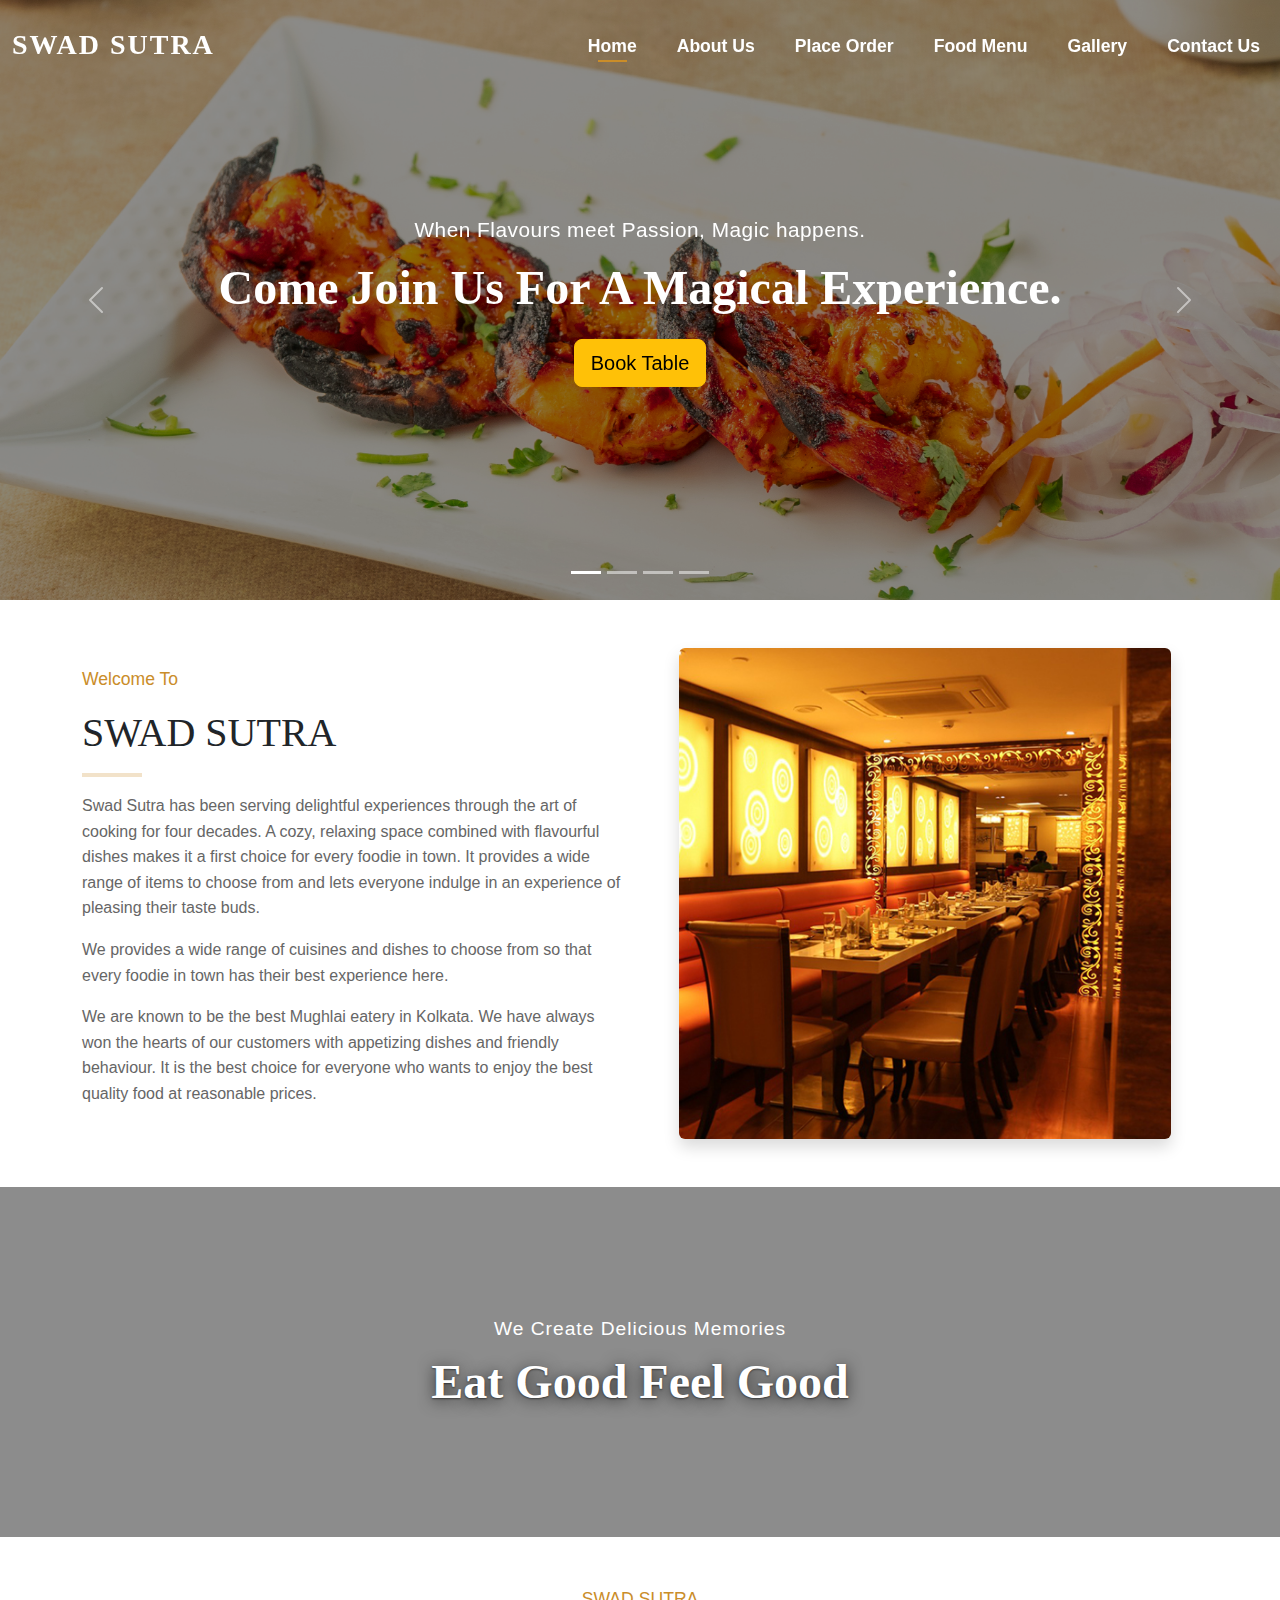
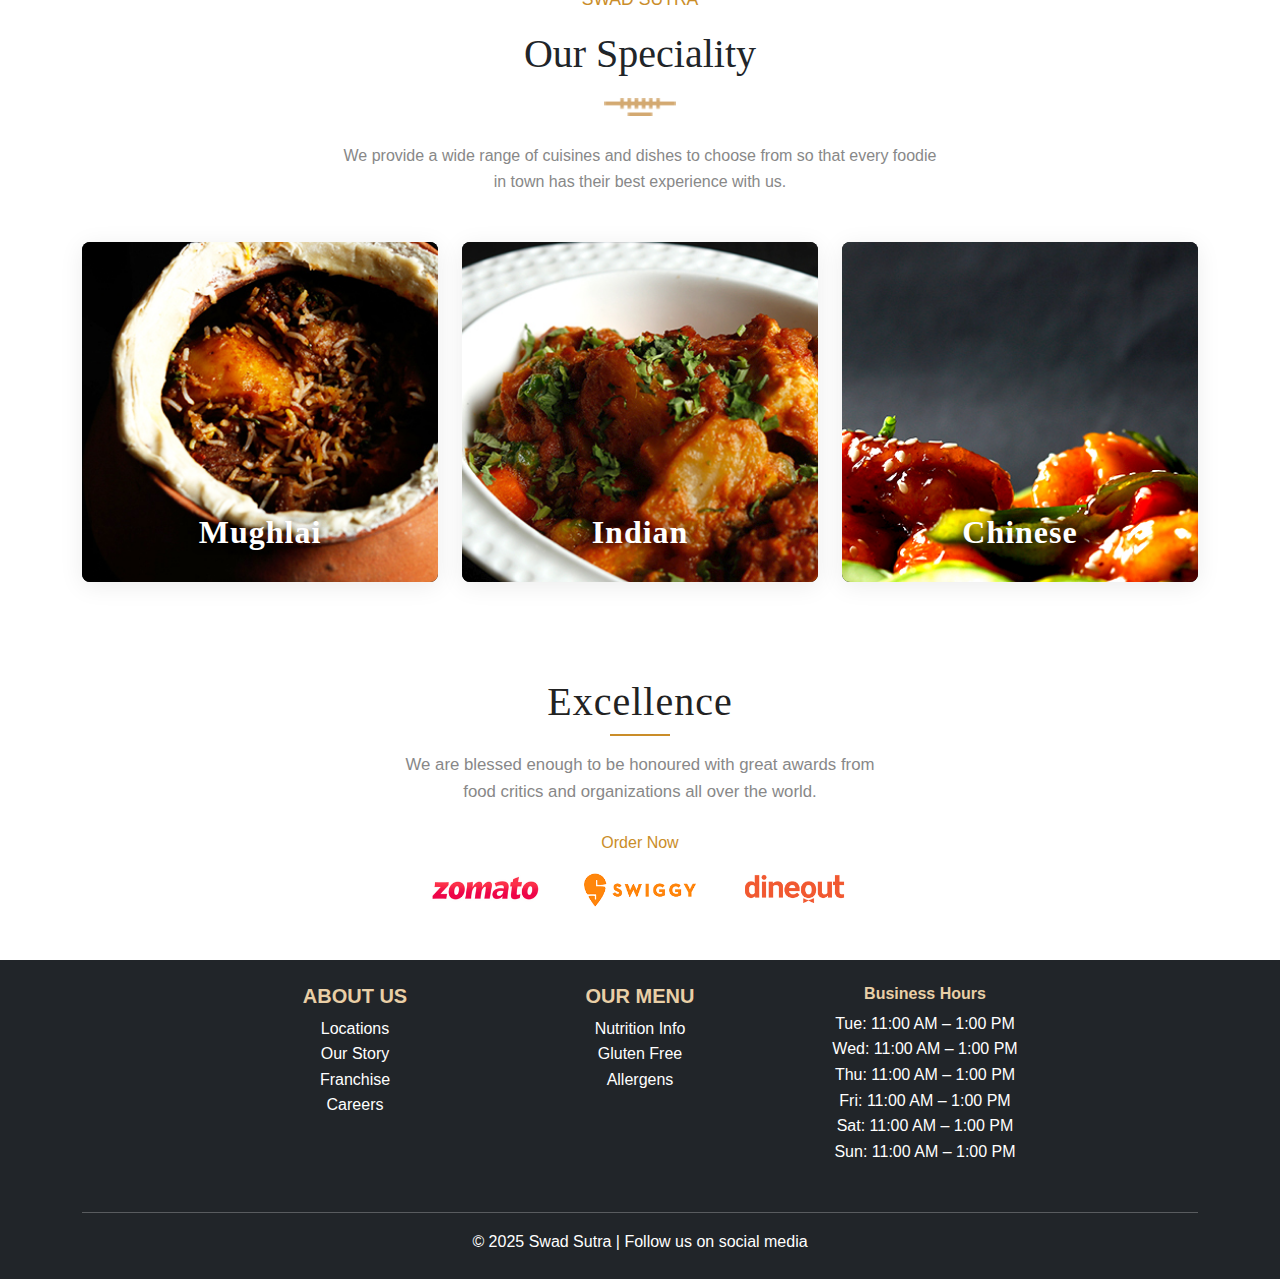
<file: index.html>
<!DOCTYPE html>
<html lang="en">
<head>
  <meta charset="UTF-8" />
  <meta name="viewport" content="width=device-width, initial-scale=1.0" />
  <title>Swad Sutra</title>
  <link href="https://cdn.jsdelivr.net/npm/bootstrap@5.3.0/dist/css/bootstrap.min.css" rel="stylesheet">
  <link rel="stylesheet" href="style2.css" />
</head>
<body>
  <nav class="navbar navbar-expand-lg sticky-top custom-navbar">
    <div class="container-fluid">
      <a class="navbar-brand fw-bold fs-3" href="#">SWAD SUTRA</a>
      <button class="navbar-toggler" type="button" data-bs-toggle="collapse" data-bs-target="#navbarNav">
        <span class="navbar-toggler-icon"></span>
      </button>
      <div class="collapse navbar-collapse justify-content-end" id="navbarNav">
        <ul class="navbar-nav gap-4 align-items-center">
          <li class="nav-item"><a class="nav-link active" href="#">Home</a></li>
          <li class="nav-item"><a class="nav-link" href="about.html">About Us</a></li>
          <li class="nav-item"><a class="nav-link" href="order.html"> Place Order</a></li>
          <li class="nav-item dropdown">
            <a class="nav-link dropdown-item" href="#" data-bs-toggle="dropdown">Food Menu</a>
            <ul class="dropdown-menu">
              <li><a class="dropdown-item" href="starter.html">Starters</a></li>
              <li><a class="dropdown-item" href="maincourse.html">Main Course</a></li>
              <li><a class="dropdown-item" href="beverage.html">Beverages</a></li>
            </ul>
          </li>
          <li class="nav-item"><a class="nav-link" href="gallery.html">Gallery</a></li>
          <li class="nav-item"><a class="nav-link" href="contact.html">Contact Us</a></li>
        </ul>
      </div>
    </div>
  
  </nav>
  <div id="mainCarousel" class="carousel slide" data-bs-ride="carousel" data-bs-interval="3000" data-bs-pause="false">
    <div class="carousel-indicators">
      <button type="button" data-bs-target="#mainCarousel" data-bs-slide-to="0" class="active"></button>
      <button type="button" data-bs-target="#mainCarousel" data-bs-slide-to="1"></button>
      <button type="button" data-bs-target="#mainCarousel" data-bs-slide-to="2"></button>
      <button type="button" data-bs-target="#mainCarousel" data-bs-slide-to="3"></button>
    </div>
    <div class="carousel-inner">
      <div class="carousel-item active">
        <img src="Images/banners/baneer-1.jpg" class="d-block w-100" alt="Food 1" style="height:600px;object-fit:cover;">
        <div class="carousel-dark-overlay"></div>
        <div class="carousel-caption-custom">
          <p class="carousel-subtitle">When Flavours meet Passion, Magic happens.</p>
          <h1 class="carousel-title">Come Join Us For A Magical Experience.</h1>
          <a href="tablebooking.html" class="btn btn-warning btn-lg carousel-btn"> Book Table </a>
        </div>
      </div>
      <div class="carousel-item">
        <img src="Images/banners/baneer-2.jpg" class="d-block w-100" alt="Food 2" style="height:600px;object-fit:cover;">
        <div class="carousel-dark-overlay"></div>
        <div class="carousel-caption-custom">
          <h1 class="carousel-title">Our dishes will soothe your eyes, nourish your palate and gratify your soul.</h1>
        </div>
      </div>
      <div class="carousel-item">
        <img src="Images/banners/baneer-3.jpg" class="d-block w-100" alt="Food 3" style="height:600px;object-fit:cover;">
        <div class="carousel-dark-overlay"></div>
        <div class="carousel-caption-custom">
          <h2 class="carousel-title">A ticket to a heavenly food experience.</h2>
        </div>
      </div>
      <div class="carousel-item">
        <img src="Images/banners/baneer-4.jpg" class="d-block w-100" alt="Food 4" style="height:600px;object-fit:cover;">
        <div class="carousel-dark-overlay"></div>
        <div class="carousel-caption-custom">
          <h2 class="carousel-title">Fascinating Food + Admirable Ambience + Significant Staff = Swad Sutra.</h2>
        </div>
      </div>
    </div>
    <button class="carousel-control-prev" type="button" data-bs-target="#mainCarousel" data-bs-slide="prev">
      <span class="carousel-control-prev-icon"></span>
    </button>
    <button class="carousel-control-next" type="button" data-bs-target="#mainCarousel" data-bs-slide="next">
      <span class="carousel-control-next-icon"></span>
    </button>
  </div>
  <div class="container my-5 about-section fade-in">
    <div class="row align-items-center">
      <div class="col-md-6 mb-4 mb-md-0 about-left">
        <p style="color:#ca8d29;font-size:1.1rem;">Welcome To</p>
        <h2 style="font-family:'Georgia',serif;font-size:2.5rem;">SWAD SUTRA</h2>
        <hr style="width:60px;border:2px solid #ca8d29;margin:16px 0;">
        <p style="color:#666;">Swad Sutra has been serving delightful experiences through the art of cooking for four decades. A cozy, relaxing space combined with flavourful dishes makes it a first choice for every foodie in town. It provides a wide range of items to choose from and lets everyone indulge in an experience of pleasing their taste buds.</p>
        <p style="color:#666;">We provides a wide range of cuisines and dishes to choose from so that every foodie in town has their best experience here.</p>
        <p style="color:#666;">We are known to be the best Mughlai eatery in Kolkata. We have always won the hearts of our customers with appetizing dishes and friendly behaviour. It is the best choice for everyone who wants to enjoy the best quality food at reasonable prices.</p>
      </div>
      <div class="col-md-6 text-center about-right">
        <img src="Images/banners/INTERIOR.jpg" alt="India Restaurant Interior" class="img-fluid rounded shadow" style="max-width:90%;">
      </div>
    </div>
  </div>
  <section class="speciality-banner d-flex align-items-center justify-content-center">
    <div class="speciality-content text-center w-100">
      <p class="speciality-subtitle mb-2">We Create Delicious Memories</p>
      <h1 class="speciality-title mb-0">Eat Good Feel Good</h1>
    </div>
  </section>
  <section class="speciality-cards-section py-5">
    <div class="container">
      <p class="text-center" style="color:#ca8d29;font-size:1.1rem;">SWAD SUTRA</p>
      <h2 class="text-center mb-3" style="font-family:'Georgia',serif;font-size:2.5rem;">Our Speciality</h2>
      <div class="text-center mb-4"><img src="Images/shape2.png" alt="" style="height:18px;"></div>
      <p class="text-center mb-5" style="color:#888;max-width:600px;margin:0 auto;">We provide a wide range of cuisines and dishes to choose from so that every foodie in town has their best experience with us.</p>
      <div class="row g-4 justify-content-center">
        <div class="col-12 col-md-4">
          <div class="speciality-card">
            <img src="Images/MUGALI.jpg" alt="Mughlai" class="img-fluid">
            <div class="speciality-card-title">Mughlai</div>
          </div>
        </div>
        <div class="col-12 col-md-4">
          <div class="speciality-card">
            <img src="Images/INDIAN.jpg" alt="Indian" class="img-fluid">
            <div class="speciality-card-title">Indian</div>
          </div>
        </div>
        <div class="col-12 col-md-4">
          <div class="speciality-card">
            <img src="Images/CHINESE.jpg" alt="Chinese" class="img-fluid">
            <div class="speciality-card-title">Chinese</div>
          </div>
        </div>
      </div>
    </div>
  </section>
  <section class="excellence-section py-5">
    <div class="container text-center">
      <h2 class="excellence-title mb-2">Excellence</h2>
      <div class="excellence-divider mx-auto mb-3"></div>
      <p class="excellence-desc mb-4">We are blessed enough to be honoured with great awards from<br>food critics and organizations all over the world.</p>
      <div class="mb-2" style="color:#ca8d29;font-weight:500;">Order Now</div>
      <div class="d-flex flex-wrap justify-content-center align-items-center gap-4 excellence-logos">
        <img src="Images/zomato-logo.png" alt="zomato" height="48" style="max-width:140px;">
        <img src="Images/swiggy.png" alt="swiggy" height="48" style="max-width:140px;">
        <img src="Images/Dineout-Logo.png" alt="dineout" height="48" style="max-width:140px;">
      </div>
    </div>
  </section>
  <footer class="bg-dark text-white text-center py-4">
    <div class="container">
      <div class="row justify-content-center">
        <div class="col-12 col-md-3 mb-3">
          <h5>ABOUT US</h5>
          <ul class="list-unstyled"><li>Locations</li><li>Our Story</li><li>Franchise</li><li>Careers</li></ul>
        </div>
        <div class="col-12 col-md-3 mb-3">
          <h5>OUR MENU</h5>
          <ul class="list-unstyled"><li>Nutrition Info</li><li>Gluten Free</li><li>Allergens</li></ul>
        </div>
        <div class="col-12 col-md-3 mb-3">
          <div class="contact-box mb-0">
            <h6 class="contact__box-title">Business Hours</h6>
            <ul class="contact__box-list list-unstyled">
              <li><span>Tue:</span> 11:00 AM – 1:00 PM</li>
              <li><span>Wed:</span> 11:00 AM – 1:00 PM</li>
              <li><span>Thu:</span> 11:00 AM – 1:00 PM</li>
              <li><span>Fri:</span> 11:00 AM – 1:00 PM</li>
              <li><span>Sat:</span> 11:00 AM – 1:00 PM</li>
              <li><span>Sun:</span> 11:00 AM – 1:00 PM</li>
            </ul>
          </div>
          
        </div>
      </div>
      <hr class="bg-white">
      <p class="mb-0">© 2025 Swad Sutra | Follow us on social media</p>
    </div>
  </footer>
  <script src="https://cdn.jsdelivr.net/npm/bootstrap@5.3.0/dist/js/bootstrap.bundle.min.js"></script>
  <script>
  document.addEventListener("DOMContentLoaded", function() {
    document.querySelector('.about-section').classList.add('visible');
  });
</script>
</body>
</html>
</file>
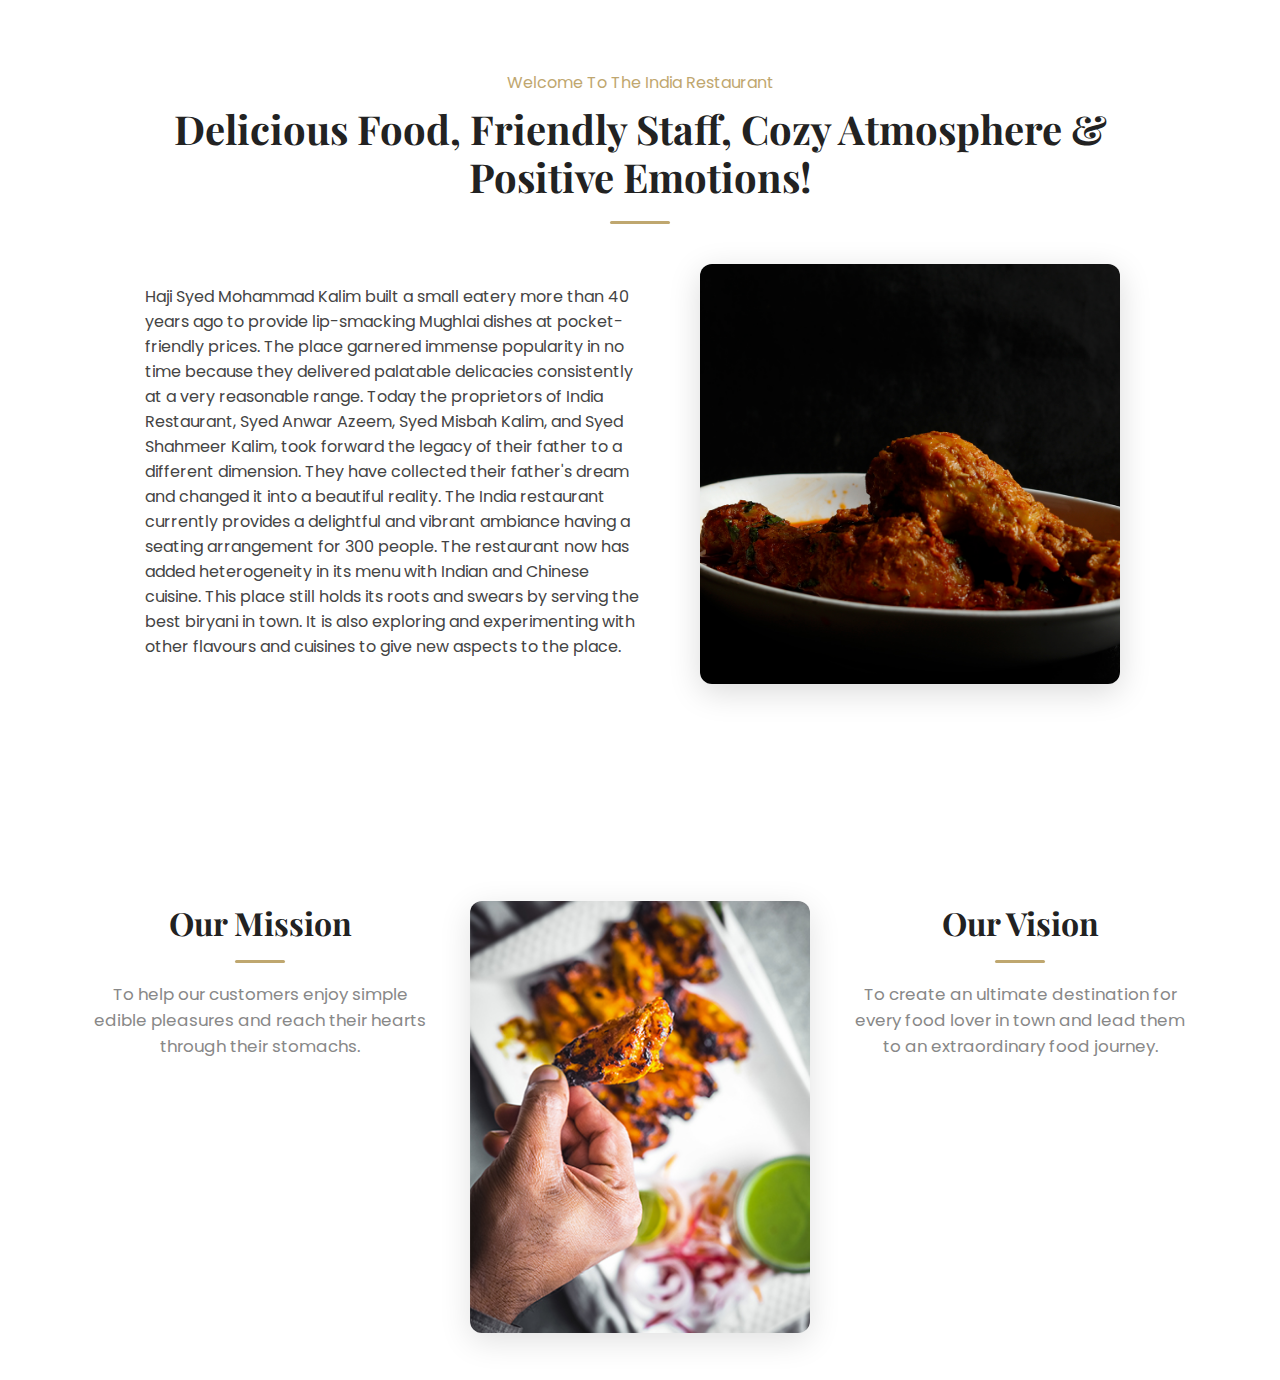
<file: about.html>
<!DOCTYPE html>
<html lang="en">
<head>
    <meta charset="UTF-8">
    <meta name="viewport" content="width=device-width, initial-scale=1.0">
    <title>About</title>
    <link href="https://fonts.googleapis.com/css?family=Playfair+Display:700,400|Poppins:400,500&display=swap" rel="stylesheet">
    <style>
        body {
            font-family: 'Poppins', Arial, sans-serif;
            background: #fff;
            margin: 0;
            padding: 0;
            color: #444;
        }
        .container {
            max-width: 1100px;
            margin: 0 auto;
            padding: 40px 20px;
        }
        .center {
            text-align: center;
        }
        .subtitle {
            color: #bfa76f;
            font-size: 16px;
            margin-bottom: 10px;
            margin-top: 30px;
        }
        .main-title {
            font-family: 'Playfair Display', serif;
            font-size: 2.5rem;
            font-weight: 700;
            color: #222;
            margin-bottom: 10px;
            line-height: 1.2;
        }
        .divider {
            width: 60px;
            height: 3px;
            background: #bfa76f;
            margin: 20px auto;
            border-radius: 2px;
        }
        .about-section {
            display: flex;
            flex-wrap: wrap;
            gap: 40px;
            margin-top: 40px;
            align-items: flex-start;
            justify-content: center;
        }
        .about-text {
            flex: 1 1 400px;
            min-width: 320px;
            max-width: 500px;
        }
        .about-logo {
            margin: 30px 0 20px 0;
            width: 180px;
        }
        .about-img {
            flex: 1 1 350px;
            min-width: 300px;
            max-width: 450px;
            text-align: center;
        }
        .about-img img {
            width: 100%;
            max-width: 420px;
            border-radius: 12px;
            box-shadow: 0 8px 32px rgba(0,0,0,0.15);
        }
        @media (max-width: 900px) {
            .about-section {
                flex-direction: column;
                align-items: center;
            }
            .about-img, .about-text {
                max-width: 100%;
            }
        }
    </style>
</head>
<body>
    <div class="container">
        <div class="center">
            <div class="subtitle">Welcome To The India Restaurant</div>
            <div class="main-title">
                Delicious Food, Friendly Staff, Cozy Atmosphere &<br>
                Positive Emotions!
            </div>
            <div class="divider"></div>
        </div>
        <div class="about-section">
            <div class="about-text center">
                <div style="text-align: left; margin-top: 20px;">
                    Haji Syed Mohammad Kalim built a small eatery more than 40 years ago to provide lip-smacking Mughlai dishes at pocket-friendly prices. The place garnered immense popularity in no time because they delivered palatable delicacies consistently at a very reasonable range. Today the proprietors of India Restaurant, Syed Anwar Azeem, Syed Misbah Kalim, and Syed Shahmeer Kalim, took forward the legacy of their father to a different dimension. They have collected their father's dream and changed it into a beautiful reality. The India restaurant currently provides a delightful and vibrant ambiance having a seating arrangement for 300 people. The restaurant now has added heterogeneity in its menu with Indian and Chinese cuisine. This place still holds its roots and swears by serving the best biryani in town. It is also exploring and experimenting with other flavours and cuisines to give new aspects to the place.
                </div>
            </div>
            <div class="about-img">
                <img src="Images/1.jpg" alt="Delicious Food">
            </div>
        </div>
         <div style="height: 150px;"></div>
        <!-- Mission & Vision Section -->
        <div class="mission-vision-section" style="display: flex; justify-content: center; align-items: flex-start; gap: 40px; margin-top: 60px; flex-wrap: wrap;">
            <div class="mission" style="flex: 1 1 300px; max-width: 350px; text-align: center;">
                <div style="font-family: 'Playfair Display', serif; font-size: 2rem; color: #222; font-weight: 700;">Our Mission</div>
                <div class="divider" style="margin: 16px auto 18px auto; width: 50px; height: 3px; background: #bfa76f;"></div>
                <div style="color: #888; font-size: 1.05rem; margin-bottom: 18px;">
                    To help our customers enjoy simple edible pleasures and reach their hearts through their stomachs.
                </div>
            </div>
            <div class="mission-img" style="flex: 1 1 300px; max-width: 350px; text-align: center;">
                <img src="Images/vision-banner.jpg" alt="Mission Food" style="width:100%; max-width:340px; border-radius:12px; box-shadow:0 8px 32px rgba(0,0,0,0.12);">
            </div>
            <div class="vision" style="flex: 1 1 300px; max-width: 350px; text-align: center;">
                <div style="font-family: 'Playfair Display', serif; font-size: 2rem; color: #222; font-weight: 700;">Our Vision</div>
                <div class="divider" style="margin: 16px auto 18px auto; width: 50px; height: 3px; background: #bfa76f;"></div>
                <div style="color: #888; font-size: 1.05rem; margin-bottom: 18px;">
                    To create an ultimate destination for every food lover in town and lead them to an extraordinary food journey.
                </div>
            </div>
        </div>
    </div>
</body>
</html>
</file>
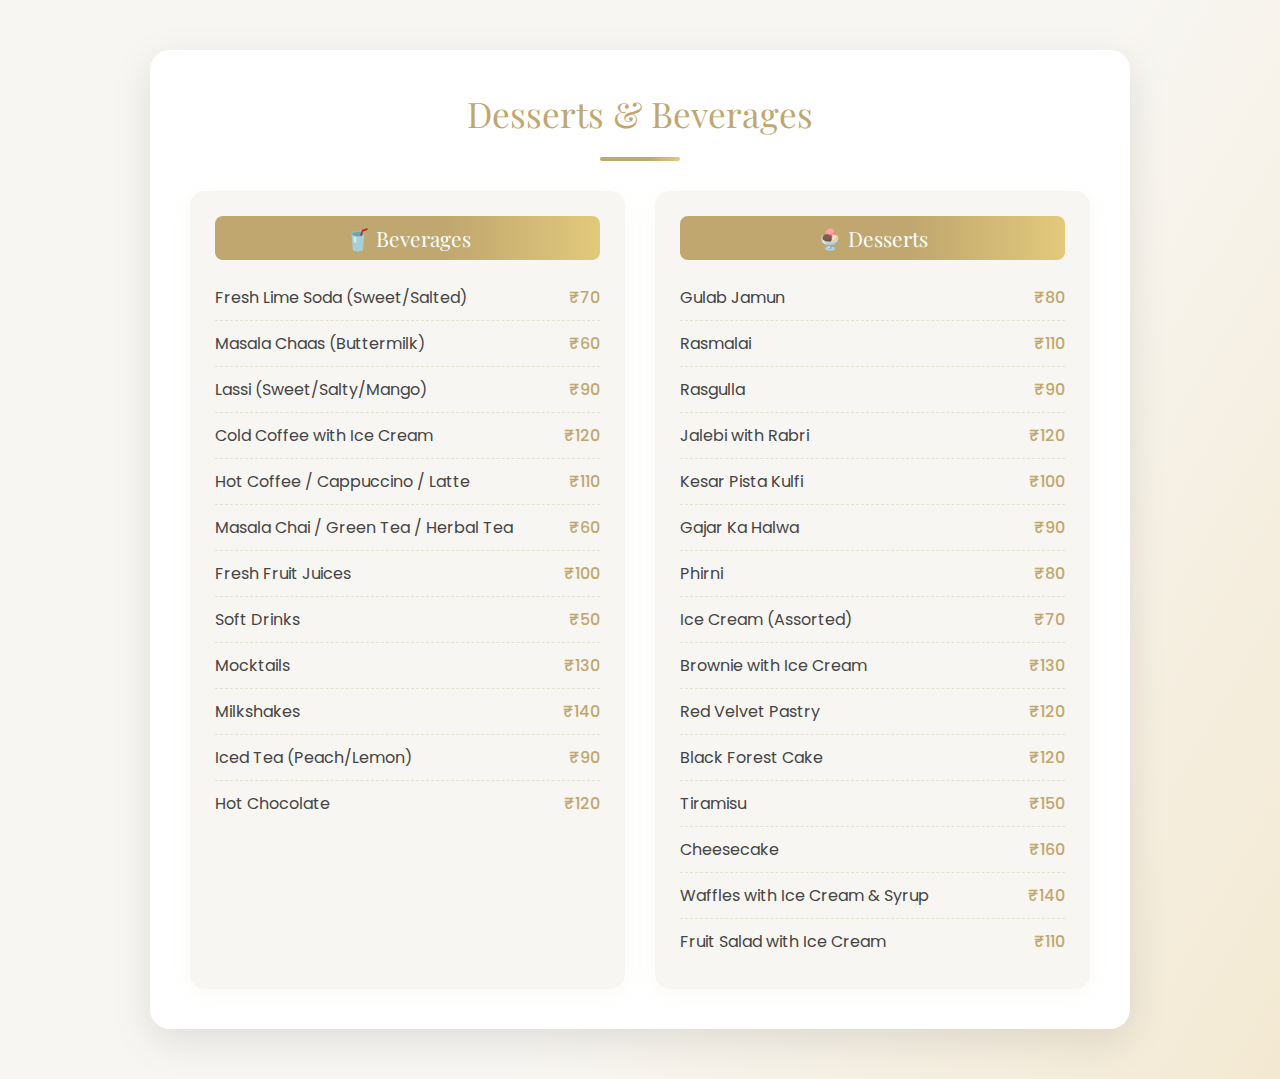
<file: beverage.html>
<!DOCTYPE html>
<html lang="en">
<head>
  <meta charset="UTF-8">
  <meta name="viewport" content="width=device-width, initial-scale=1.0">
  <title>Desserts and Beverages</title>
  <link href="https://fonts.googleapis.com/css?family=Playfair+Display:700,400|Poppins:400,500&display=swap" rel="stylesheet">
  <style>
    body {
      font-family: 'Poppins', sans-serif;
      background: linear-gradient(120deg, #f8f6f2 60%, #f3e9d2 100%);
      margin: 0;
      color: #444;
    }
    .container {
      max-width: 900px;
      margin: 50px auto;
      background: #fff;
      border-radius: 20px;
      box-shadow: 0 12px 40px rgba(0,0,0,0.1);
      padding: 40px;
    }
    .menu-title {
      text-align: center;
      font-family: 'Playfair Display', serif;
      font-size: 2.2rem;
      color: #bfa76f;
    }
    .divider {
      width: 80px; height: 4px;
      margin: 20px auto 30px;
      border-radius: 2px;
      background: linear-gradient(90deg, #bfa76f 60%, #e2c97b);
    }
    .menu-grid {
      display: flex;
      flex-wrap: wrap;
      gap: 30px;
      justify-content: center;
    }
    .menu-section {
      flex: 1 1 340px;
      background: #f8f6f2;
      border-radius: 15px;
      padding: 25px;
      box-shadow: 0 4px 20px rgba(191,167,111,0.07);
    }
    .section-title {
      font-family: 'Playfair Display', serif;
      font-size: 1.3rem;
      text-align: center;
      color: #fff;
      margin-bottom: 15px;
      padding: 8px 0;
      border-radius: 8px;
      background: linear-gradient(90deg, #bfa76f 60%, #e2c97b);
    }
    .menu-list {
      list-style: none;
      padding: 0; margin: 0;
    }
    .menu-list li {
      display: flex;
      justify-content: space-between;
      padding: 10px 0;
      border-bottom: 1px dashed #e7e1d2;
      font-size: 1rem;
    }
    .menu-list li:last-child { border-bottom: none; }
    .price { color: #bfa76f; font-weight: 500; }
    .menu-list li:hover { background: #f3e9d2; }
  </style>
</head>
<body>
  <div class="container">
    <div class="menu-title">Desserts & Beverages</div>
    <div class="divider"></div>
    <div class="menu-grid">
      <!-- Beverages -->
      <div class="menu-section">
        <div class="section-title">🥤 Beverages</div>
        <ul class="menu-list">
          <li><span>Fresh Lime Soda (Sweet/Salted)</span> <span class="price">₹70</span></li>
          <li><span>Masala Chaas (Buttermilk)</span> <span class="price">₹60</span></li>
          <li><span>Lassi (Sweet/Salty/Mango)</span> <span class="price">₹90</span></li>
          <li><span>Cold Coffee with Ice Cream</span> <span class="price">₹120</span></li>
          <li><span>Hot Coffee / Cappuccino / Latte</span> <span class="price">₹110</span></li>
          <li><span>Masala Chai / Green Tea / Herbal Tea</span> <span class="price">₹60</span></li>
          <li><span>Fresh Fruit Juices</span> <span class="price">₹100</span></li>
          <li><span>Soft Drinks</span> <span class="price">₹50</span></li>
          <li><span>Mocktails</span> <span class="price">₹130</span></li>
          <li><span>Milkshakes</span> <span class="price">₹140</span></li>
          <li><span>Iced Tea (Peach/Lemon)</span> <span class="price">₹90</span></li>
          <li><span>Hot Chocolate</span> <span class="price">₹120</span></li>
        </ul>
      </div>
      <!-- Desserts -->
      <div class="menu-section">
        <div class="section-title">🍨 Desserts</div>
        <ul class="menu-list">
          <li><span>Gulab Jamun</span> <span class="price">₹80</span></li>
          <li><span>Rasmalai</span> <span class="price">₹110</span></li>
          <li><span>Rasgulla</span> <span class="price">₹90</span></li>
          <li><span>Jalebi with Rabri</span> <span class="price">₹120</span></li>
          <li><span>Kesar Pista Kulfi</span> <span class="price">₹100</span></li>
          <li><span>Gajar Ka Halwa</span> <span class="price">₹90</span></li>
          <li><span>Phirni</span> <span class="price">₹80</span></li>
          <li><span>Ice Cream (Assorted)</span> <span class="price">₹70</span></li>
          <li><span>Brownie with Ice Cream</span> <span class="price">₹130</span></li>
          <li><span>Red Velvet Pastry</span> <span class="price">₹120</span></li>
          <li><span>Black Forest Cake</span> <span class="price">₹120</span></li>
          <li><span>Tiramisu</span> <span class="price">₹150</span></li>
          <li><span>Cheesecake</span> <span class="price">₹160</span></li>
          <li><span>Waffles with Ice Cream & Syrup</span> <span class="price">₹140</span></li>
          <li><span>Fruit Salad with Ice Cream</span> <span class="price">₹110</span></li>
        </ul>
      </div>
    </div>
  </div>
</body>
</html>
</file>
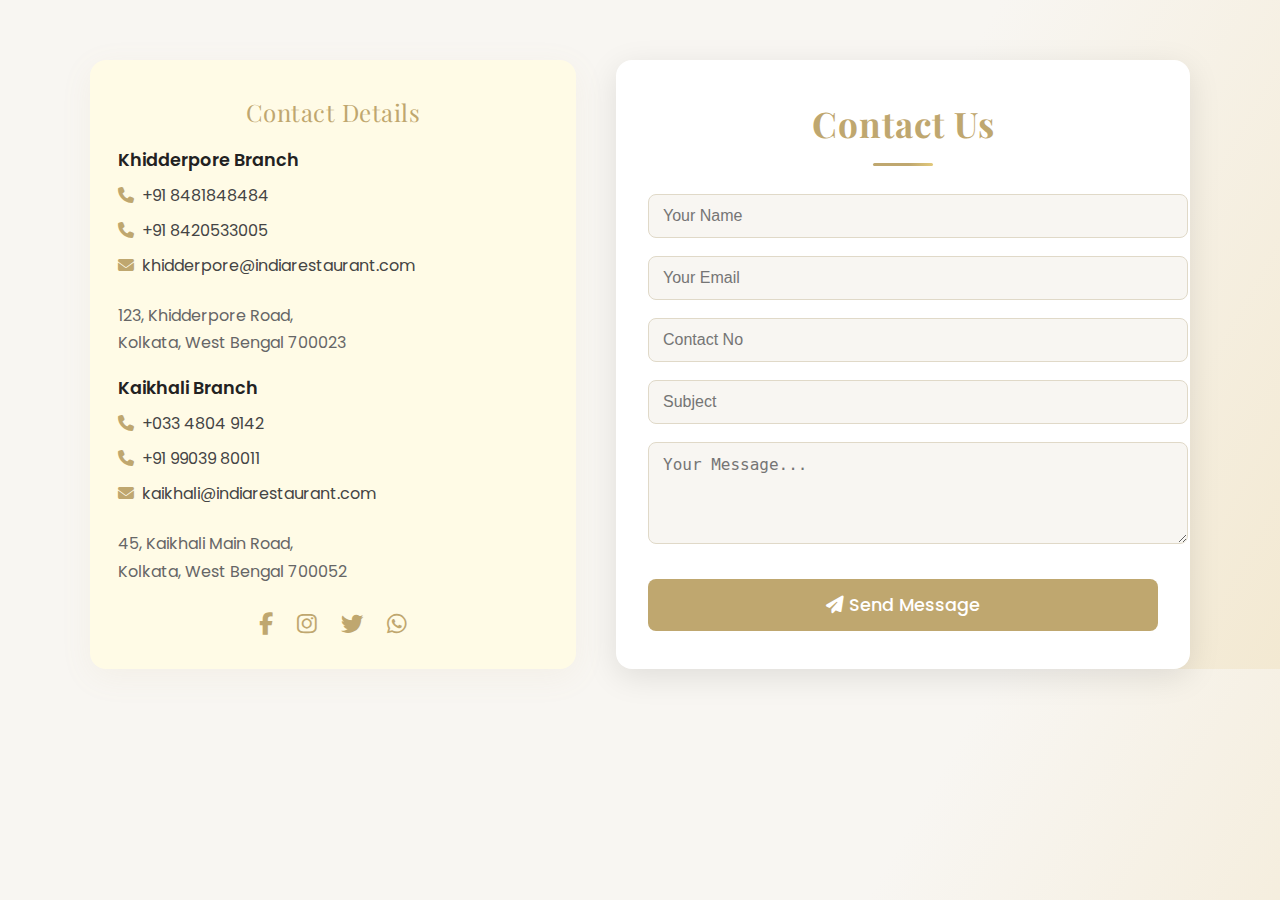
<file: contact.html>
<!DOCTYPE html>
<html lang="en">
<head>
    <meta charset="UTF-8">
    <title>Contact Us</title>
    <meta name="viewport" content="width=device-width, initial-scale=1.0">
    <link href="https://fonts.googleapis.com/css?family=Playfair+Display:700,400|Poppins:400,500&display=swap" rel="stylesheet">
    <link rel="stylesheet" href="https://cdnjs.cloudflare.com/ajax/libs/font-awesome/6.4.2/css/all.min.css">
    <style>
        body {
            font-family: 'Poppins', Arial, sans-serif;
            background: linear-gradient(120deg, #f8f6f2 60%, #f3e9d2 100%);
            margin: 0;
            color: #444;
        }
        .main-container {
            max-width: 1100px;
            margin: 60px auto 0 auto;
            display: flex;
            flex-wrap: wrap;
            gap: 40px;
            justify-content: center;
        }
        .contact-form {
            flex: 1 1 400px;
            min-width: 320px;
            background: #fff;
            border-radius: 16px;
            box-shadow: 0 8px 32px rgba(0,0,0,0.10);
            padding: 40px 32px 32px 32px;
        }
        .contact-title {
            text-align: center;
            font-family: 'Playfair Display', serif;
            font-size: 2.2rem;
            font-weight: 700;
            color: #bfa76f;
            margin-bottom: 8px;
            letter-spacing: 1px;
        }
        .divider {
            width: 60px;
            height: 3px;
            background: linear-gradient(90deg, #bfa76f 60%, #e2c97b 100%);
            margin: 16px auto 28px auto;
            border-radius: 2px;
        }
        .form-control {
            width: 100%;
            padding: 12px 14px;
            margin-bottom: 18px;
            border: 1px solid #e0d9c8;
            border-radius: 8px;
            font-size: 1rem;
            background: #f8f6f2;
            transition: border-color 0.2s;
        }
        .form-control:focus {
            border-color: #bfa76f;
            outline: none;
            background: #fff;
        }
        .btn-info {
            width: 100%;
            background: #bfa76f;
            color: #fff;
            border: none;
            border-radius: 8px;
            padding: 13px 0;
            font-size: 1.1rem;
            font-family: 'Poppins', Arial, sans-serif;
            font-weight: 500;
            cursor: pointer;
            transition: background 0.2s;
            margin-top: 10px;
        }
        .btn-info:hover {
            background: #a68c4a;
        }
        .contact-box {
            flex: 1 1 320px;
            min-width: 260px;
            background: #fffbe6;
            border-radius: 16px;
            box-shadow: 0 8px 32px rgba(191,167,111,0.08);
            padding: 36px 28px 28px 28px;
            margin-top: 0;
        }
        .contact__box-title {
            font-family: 'Playfair Display', serif;
            font-size: 1.5rem;
            color: #bfa76f;
            margin-bottom: 18px;
            text-align: center;
            letter-spacing: 0.5px;
        }
        .contact__box-list {
            list-style: none;
            padding: 0;
            margin: 0;
        }
        .contact__box-list h6 {
            font-family: 'Poppins', Arial, sans-serif;
            font-size: 1.1rem;
            color: #222;
            margin-bottom: 10px;
            margin-top: 19px;
            font-weight: 600;
        }
        .contact__box-list li {
            margin-bottom: 10px;
        }
        .contact__box-list a {
            text-decoration: none;
            color: #444;
            font-size: 1rem;
            transition: color 0.2s;
        }
        .contact__box-list a:hover {
            color: #bfa76f;
        }
        .contact__box-list i {
            margin-right: 8px;
            color: #bfa76f;
        }
        .contact__box-address {
            margin-top: 24px;
            font-size: 1rem;
            color: #666;
            line-height: 1.7;
        }
        .social-links {
            margin-top: 22px;
            text-align: center;
        }
        .social-links a {
            display: inline-block;
            margin: 0 10px;
            color: #bfa76f;
            font-size: 1.4rem;
            transition: color 0.2s;
        }
        .social-links a:hover {
            color: #a68c4a;
        }
    </style>
</head>
<body>
    <div class="main-container">
        <div class="contact-box">
            <div class="contact__box-title">Contact Details</div>
            <ul class="contact__box-list">
                <h6>Khidderpore Branch</h6>
                <li><a href="tel:+918481848484"><i class="fa fa-phone"></i>+91 8481848484</a></li>
                <li><a href="tel:+918420533005"><i class="fa fa-phone"></i>+91 8420533005</a></li>
                <li><a href="mailto:khidderpore@indiarestaurant.com"><i class="fa fa-envelope"></i>khidderpore@indiarestaurant.com</a></li>
                <div class="contact__box-address">
                    123, Khidderpore Road,<br>
                    Kolkata, West Bengal 700023
                </div>
                <h6>Kaikhali Branch</h6>
                <li><a href="tel:+03348049142"><i class="fa fa-phone"></i>+033 4804 9142</a></li>
                <li><a href="tel:+919903980011"><i class="fa fa-phone"></i>+91 99039 80011</a></li>
                <li><a href="mailto:kaikhali@indiarestaurant.com"><i class="fa fa-envelope"></i>kaikhali@indiarestaurant.com</a></li>
                <div class="contact__box-address">
                    45, Kaikhali Main Road,<br>
                    Kolkata, West Bengal 700052
                </div>
            </ul>
            <div class="social-links">
                <a href="#"><i class="fab fa-facebook-f" title="Facebook"></i></a>
                <a href="#"><i class="fab fa-instagram" title="Instagram"></i></a>
                <a href="#"><i class="fab fa-twitter" title="Twitter"></i></a>
                <a href="#"><i class="fab fa-whatsapp" title="WhatsApp"></i></a>
            </div>
        </div>
        <form class="contact-form">
            <div class="contact-title">Contact Us</div>
            <div class="divider"></div>
            <input type="text" class="form-control" placeholder="Your Name" required>
            <input type="email" class="form-control" placeholder="Your Email" required>
            <input type="text" class="form-control" placeholder="Contact No" required>
            <input type="text" class="form-control" placeholder="Subject" required>
            <textarea class="form-control" placeholder="Your Message..." rows="4" required></textarea>
            <button class="btn-info" type="submit"><i class="fa fa-paper-plane"></i> Send Message</button>
        </form>
        
    </div>
</body>
</html>
</file>
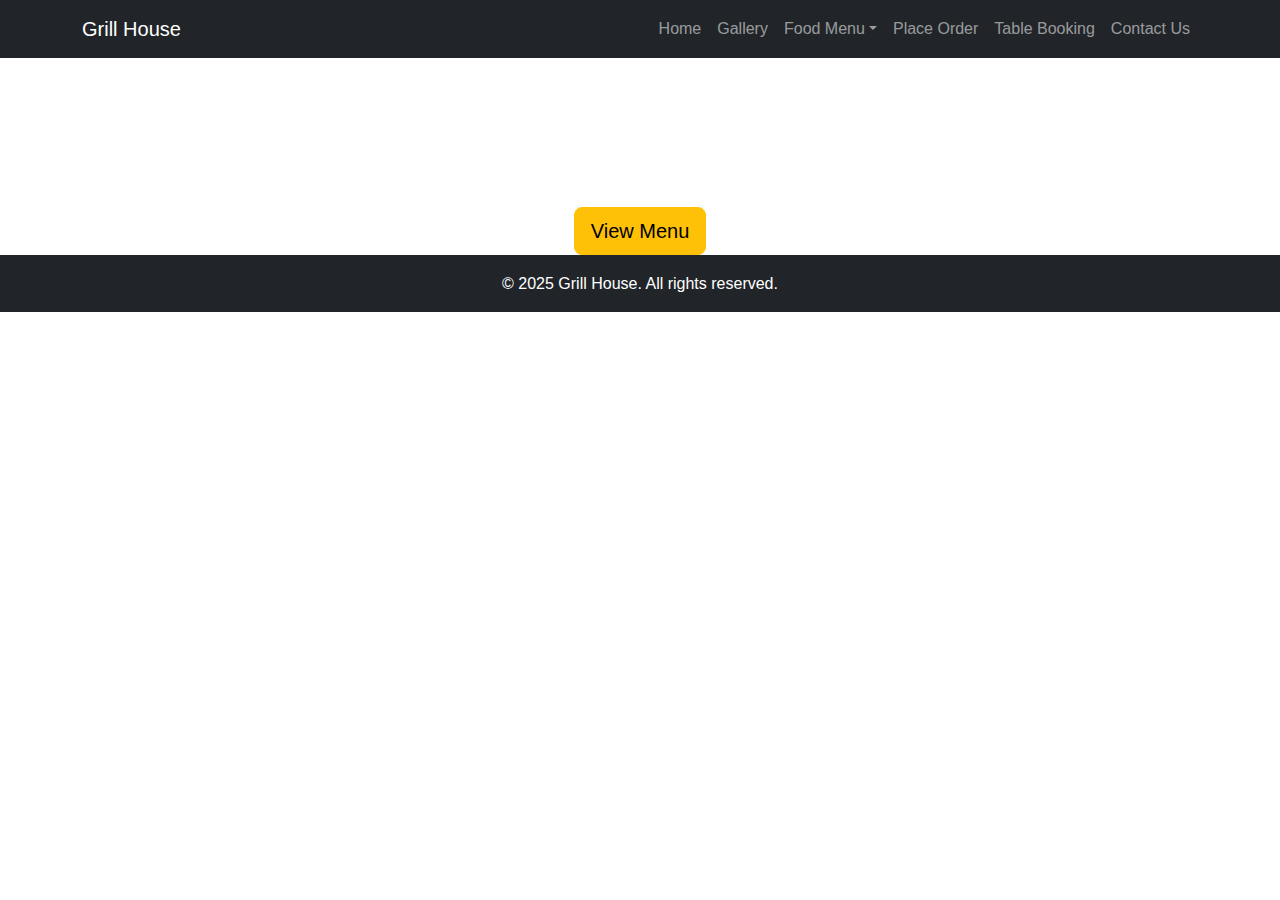
<file: index2.html>
<!DOCTYPE html>
<html lang="en">
<head>
  <meta charset="UTF-8">
  <meta name="viewport" content="width=device-width, initial-scale=1">
  <title>Grill House</title>
  <link href="https://cdn.jsdelivr.net/npm/bootstrap@5.3.0/dist/css/bootstrap.min.css" rel="stylesheet">
  <link rel="stylesheet" href="style2.css">
</head>
<body>

  <!-- Navbar -->
  <nav class="navbar navbar-expand-lg navbar-dark bg-dark sticky-top">
    <div class="container">
      <a class="navbar-brand" href="#">Grill House</a>
      <button class="navbar-toggler" type="button" data-bs-toggle="collapse" data-bs-target="#navbarNav">
        <span class="navbar-toggler-icon"></span>
      </button>
      <div class="collapse navbar-collapse" id="navbarNav">
        <ul class="navbar-nav ms-auto">
          <li class="nav-item"><a class="nav-link" href="#">Home</a></li>
          <li class="nav-item"><a class="nav-link" href="#">Gallery</a></li>
          <li class="nav-item dropdown">
            <a class="nav-link dropdown-toggle" href="#" data-bs-toggle="dropdown">Food Menu</a>
            <ul class="dropdown-menu">
              <li><a class="dropdown-item" href="#">Starters</a></li>
              <li><a class="dropdown-item" href="#">Main Course</a></li>
              <li><a class="dropdown-item" href="#">Beverages</a></li>
            </ul>
          </li>
          <li class="nav-item"><a class="nav-link" href="#">Place Order</a></li>
          <li class="nav-item"><a class="nav-link" href="#">Table Booking</a></li>
          <li class="nav-item"><a class="nav-link" href="#">Contact Us</a></li>
        </ul>
      </div>
    </div>
  </nav>

  <!-- Hero Section -->
  <section class="hero text-white d-flex align-items-center justify-content-center text-center">
    <div class="container">
      <h1 class="display-3 fw-bold">BBQ Like a Boss</h1>
      <p class="lead">Authentic, smoky, and finger-lickin' good.</p>
      <a href="#" class="btn btn-warning btn-lg mt-3">View Menu</a>
    </div>
  </section>

  <!-- Footer -->
  <footer class="bg-dark text-white text-center py-3">
    <p class="mb-0">© 2025 Grill House. All rights reserved.</p>
  </footer>

  <script src="https://cdn.jsdelivr.net/npm/bootstrap@5.3.0/dist/js/bootstrap.bundle.min.js"></script>
</body>
</html>
</file>
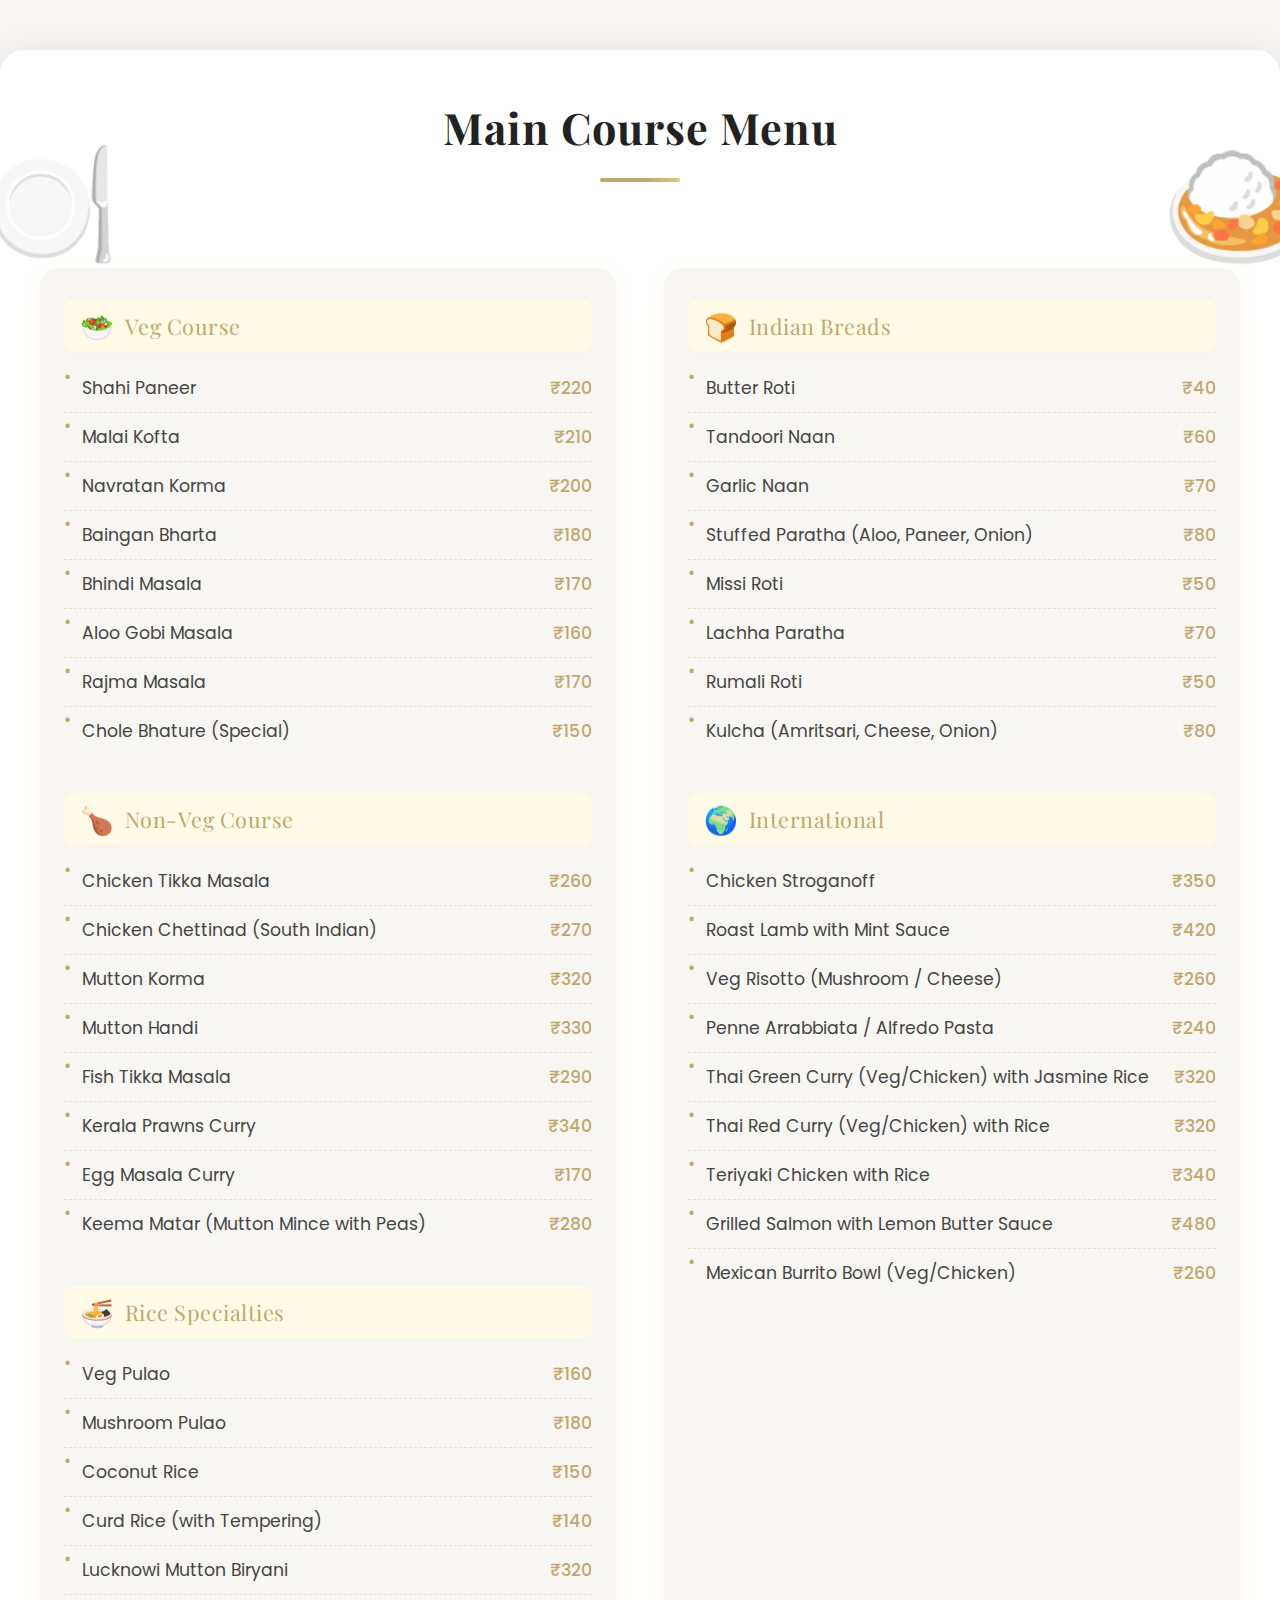
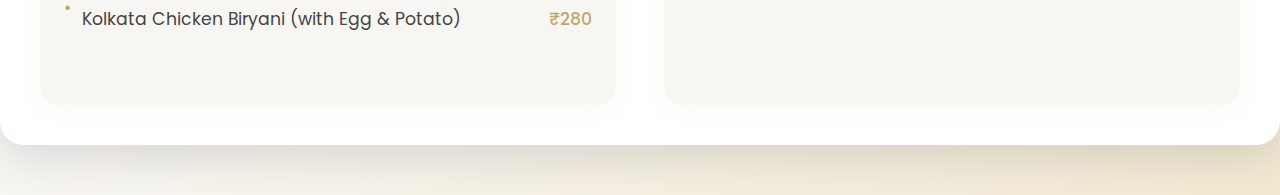
<file: maincourse.html>
<!DOCTYPE html>
<html lang="en">
<head>
  <meta charset="UTF-8">
  <meta name="viewport" content="width=device-width, initial-scale=1.0">
  <title>Main Course Menu</title>
  <link href="https://fonts.googleapis.com/css?family=Playfair+Display:700,400|Poppins:400,500&display=swap"
    rel="stylesheet">
  <style>
    body {
      font-family: 'Poppins', Arial, sans-serif;
      background: linear-gradient(135deg, #f8f6f2 60%, #f3e9d2 100%);
      margin: 0;
      padding: 0;
      color: #444;
    }
    .container {
      max-width: 1200px;
      margin: 50px auto;
      background: #fff;
      border-radius: 24px;
      box-shadow: 0 12px 48px rgba(0, 0, 0, 0.13);
      padding: 48px 40px 40px 40px;
      display: flex;
      flex-wrap: wrap;
      gap: 48px;
      position: relative;
    }
    .menu-title {
      width: 100%;
      text-align: center;
      font-family: 'Playfair Display', serif;
      font-size: 2.7rem;
      font-weight: 700;
      color: #222;
      margin-bottom: 10px;
      letter-spacing: 1px;
    }
    .divider {
      width: 80px;
      height: 4px;
      background: linear-gradient(90deg, #bfa76f 60%, #e2c97b 100%);
      margin: 22px auto 38px auto;
      border-radius: 2px;
    }
    .menu-column {
      flex: 1 1 480px;
      min-width: 340px;
      background: #f8f6f2;
      border-radius: 18px;
      box-shadow: 0 4px 24px rgba(191, 167, 111, 0.07);
      padding: 32px 24px 24px 24px;
    }
    .menu-section {
      margin-bottom: 38px;
    }
    .section-title {
      font-family: 'Playfair Display', serif;
      font-size: 1.35rem;
      color: #bfa76f;
      margin-bottom: 12px;
      display: flex;
      align-items: center;
      gap: 10px;
      justify-content: flex-start;
      letter-spacing: 0.5px;
      background: #fffbe6;
      padding: 8px 16px;
      border-radius: 8px;
      box-shadow: 0 2px 8px rgba(191, 167, 111, 0.04);
    }
    .section-title span {
      font-size: 1.7rem;
    }
    ul.menu-list {
      list-style: none;
      padding: 0;
      margin: 0;
    }
    ul.menu-list li {
      padding: 11px 0 11px 0;
      border-bottom: 1px dashed #e7e1d2;
      font-size: 1.08rem;
      transition: background 0.2s;
      position: relative;
      padding-left: 18px;
    }
    ul.menu-list li:last-child {
      border-bottom: none;
    }
    ul.menu-list li::before {
      content: "•";
      color: #bfa76f;
      position: absolute;
      left: 0;
      font-size: 1.1rem;
      top: 0;
    }
    ul.menu-list li:hover {
      background: #f3e9d2;
    }
    .bg-icon {
      position: absolute;
      opacity: 0.8;
      font-size: 8rem;
      pointer-events: none;
    }
    .bg-icon.left {
      left: -40px;
      top: 60px;
    }
    .bg-icon.right {
      right: -40px;
      top: 60px;
    }
  </style>
</head>
<body>
  <div class="container">
    <div class="bg-icon left">🍽️</div>
    <div class="bg-icon right">🍛</div>
    <div style="width: 100%;">
      <div class="menu-title">Main Course Menu</div>
      <div class="divider"></div>
    </div>
    <!-- Left Column -->
    <div class="menu-column">
      <div class="menu-section">
        <div class="section-title"><span>🥗</span> Veg Course</div>
        <ul class="menu-list">
          <li><span>Shahi Paneer</span> <span style="float:right; color:#bfa76f; font-weight:500;">₹220</span></li>
          <li><span>Malai Kofta</span> <span style="float:right; color:#bfa76f; font-weight:500;">₹210</span></li>
          <li><span>Navratan Korma</span> <span style="float:right; color:#bfa76f; font-weight:500;">₹200</span></li>
          <li><span>Baingan Bharta</span> <span style="float:right; color:#bfa76f; font-weight:500;">₹180</span></li>
          <li><span>Bhindi Masala</span> <span style="float:right; color:#bfa76f; font-weight:500;">₹170</span></li>
          <li><span>Aloo Gobi Masala</span> <span style="float:right; color:#bfa76f; font-weight:500;">₹160</span></li>
          <li><span>Rajma Masala</span> <span style="float:right; color:#bfa76f; font-weight:500;">₹170</span></li>
          <li><span>Chole Bhature (Special)</span> <span style="float:right; color:#bfa76f; font-weight:500;">₹150</span></li>
        </ul>
      </div>
      <div class="menu-section">
        <div class="section-title"><span>🍗</span> Non-Veg Course</div>
        <ul class="menu-list">
          <li><span>Chicken Tikka Masala</span> <span style="float:right; color:#bfa76f; font-weight:500;">₹260</span></li>
          <li><span>Chicken Chettinad (South Indian)</span> <span style="float:right; color:#bfa76f; font-weight:500;">₹270</span></li>
          <li><span>Mutton Korma</span> <span style="float:right; color:#bfa76f; font-weight:500;">₹320</span></li>
          <li><span>Mutton Handi</span> <span style="float:right; color:#bfa76f; font-weight:500;">₹330</span></li>
          <li><span>Fish Tikka Masala</span> <span style="float:right; color:#bfa76f; font-weight:500;">₹290</span></li>
          <li><span>Kerala Prawns Curry</span> <span style="float:right; color:#bfa76f; font-weight:500;">₹340</span></li>
          <li><span>Egg Masala Curry</span> <span style="float:right; color:#bfa76f; font-weight:500;">₹170</span></li>
          <li><span>Keema Matar (Mutton Mince with Peas)</span> <span style="float:right; color:#bfa76f; font-weight:500;">₹280</span></li>
        </ul>
      </div>
      <div class="menu-section">
        <div class="section-title"><span>🍜</span> Rice Specialties</div>
        <ul class="menu-list">
          <li><span>Veg Pulao</span> <span style="float:right; color:#bfa76f; font-weight:500;">₹160</span></li>
          <li><span>Mushroom Pulao</span> <span style="float:right; color:#bfa76f; font-weight:500;">₹180</span></li>
          <li><span>Coconut Rice</span> <span style="float:right; color:#bfa76f; font-weight:500;">₹150</span></li>
          <li><span>Curd Rice (with Tempering)</span> <span style="float:right; color:#bfa76f; font-weight:500;">₹140</span></li>
          <li><span>Lucknowi Mutton Biryani</span> <span style="float:right; color:#bfa76f; font-weight:500;">₹320</span></li>
          <li><span>Kolkata Chicken Biryani (with Egg & Potato)</span> <span style="float:right; color:#bfa76f; font-weight:500;">₹280</span></li>
        </ul>
      </div>
    </div>
    <!-- Right Column -->
    <div class="menu-column">
      <div class="menu-section">
        <div class="section-title"><span>🍞</span> Indian Breads</div>
        <ul class="menu-list">
          <li><span>Butter Roti</span> <span style="float:right; color:#bfa76f; font-weight:500;">₹40</span></li>
          <li><span>Tandoori Naan</span> <span style="float:right; color:#bfa76f; font-weight:500;">₹60</span></li>
          <li><span>Garlic Naan</span> <span style="float:right; color:#bfa76f; font-weight:500;">₹70</span></li>
          <li><span>Stuffed Paratha (Aloo, Paneer, Onion)</span> <span style="float:right; color:#bfa76f; font-weight:500;">₹80</span></li>
          <li><span>Missi Roti</span> <span style="float:right; color:#bfa76f; font-weight:500;">₹50</span></li>
          <li><span>Lachha Paratha</span> <span style="float:right; color:#bfa76f; font-weight:500;">₹70</span></li>
          <li><span>Rumali Roti</span> <span style="float:right; color:#bfa76f; font-weight:500;">₹50</span></li>
          <li><span>Kulcha (Amritsari, Cheese, Onion)</span> <span style="float:right; color:#bfa76f; font-weight:500;">₹80</span></li>
        </ul>
      </div>
      <div class="menu-section">
        <div class="section-title"><span>🌍</span> International</div>
        <ul class="menu-list">
          <li><span>Chicken Stroganoff</span> <span style="float:right; color:#bfa76f; font-weight:500;">₹350</span></li>
          <li><span>Roast Lamb with Mint Sauce</span> <span style="float:right; color:#bfa76f; font-weight:500;">₹420</span></li>
          <li><span>Veg Risotto (Mushroom / Cheese)</span> <span style="float:right; color:#bfa76f; font-weight:500;">₹260</span></li>
          <li><span>Penne Arrabbiata / Alfredo Pasta</span> <span style="float:right; color:#bfa76f; font-weight:500;">₹240</span></li>
          <li><span>Thai Green Curry (Veg/Chicken) with Jasmine Rice</span> <span style="float:right; color:#bfa76f; font-weight:500;">₹320</span></li>
          <li><span>Thai Red Curry (Veg/Chicken) with Rice</span> <span style="float:right; color:#bfa76f; font-weight:500;">₹320</span></li>
          <li><span>Teriyaki Chicken with Rice</span> <span style="float:right; color:#bfa76f; font-weight:500;">₹340</span></li>
          <li><span>Grilled Salmon with Lemon Butter Sauce</span> <span style="float:right; color:#bfa76f; font-weight:500;">₹480</span></li>
          <li><span>Mexican Burrito Bowl (Veg/Chicken)</span> <span style="float:right; color:#bfa76f; font-weight:500;">₹260</span></li>
        </ul>
      </div>
    </div>
  </div>
</body>
</html>
</file>
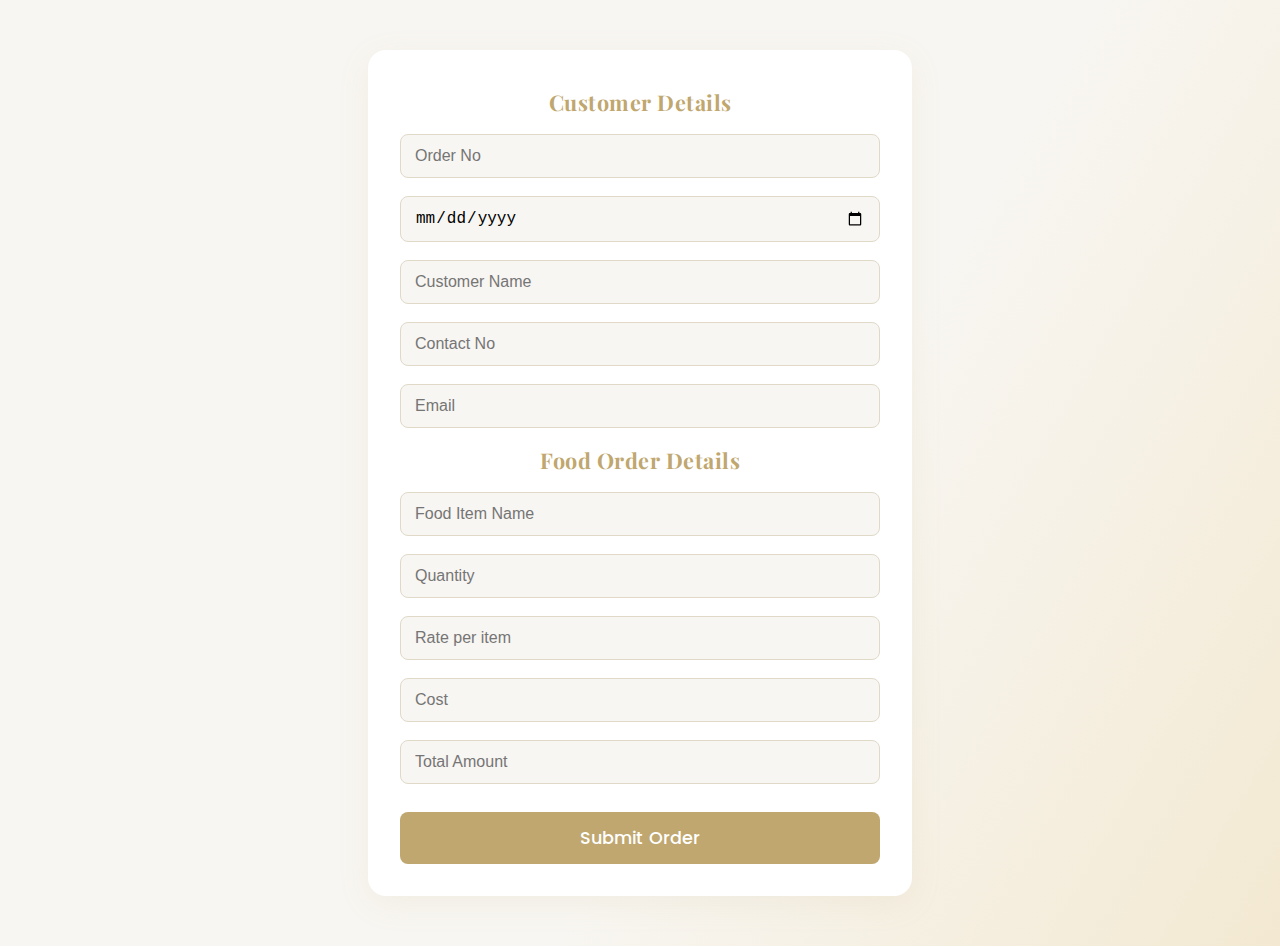
<file: order.html>
<!DOCTYPE html>
<html lang="en">
<head>
  <meta charset="UTF-8">
  <title>Order Form</title>
  <meta name="viewport" content="width=device-width, initial-scale=1.0">
  <link href="https://fonts.googleapis.com/css?family=Playfair+Display:700,400|Poppins:400,500&display=swap" rel="stylesheet">
  <style>
    body {
      font-family: 'Poppins', Arial, sans-serif;
      background: linear-gradient(120deg, #f8f6f2 60%, #f3e9d2 100%);
      margin: 0;
      color: #444;
    }
    .container {
      max-width: 480px;
      margin: 50px auto;
      background: #fff;
      border-radius: 18px;
      box-shadow: 0 8px 32px rgba(191,167,111,0.10);
      padding: 38px 32px 32px 32px;
    }
    h3 {
      font-family: 'Playfair Display', serif;
      font-size: 1.35rem;
      color: #bfa76f;
      margin-bottom: 18px;
      margin-top: 0;
      text-align: center;
      letter-spacing: 0.5px;
    }
    .form-control {
      width: 100%;
      padding: 12px 14px;
      margin-bottom: 18px;
      border: 1px solid #e0d9c8;
      border-radius: 8px;
      font-size: 1rem;
      background: #f8f6f2;
      transition: border-color 0.2s;
      box-sizing: border-box;
    }
    .form-control:focus {
      border-color: #bfa76f;
      outline: none;
      background: #fff;
    }
    .btn-success {
      width: 100%;
      background: #bfa76f;
      color: #fff;
      border: none;
      border-radius: 8px;
      padding: 13px 0;
      font-size: 1.1rem;
      font-family: 'Poppins', Arial, sans-serif;
      font-weight: 500;
      cursor: pointer;
      transition: background 0.2s;
      margin-top: 10px;
    }
    .btn-success:hover {
      background: #a68c4a;
    }
  </style>
</head>
<body>
  <form class="container mt-4">
    <h3>Customer Details</h3>
    <input type="text" class="form-control mb-2" placeholder="Order No" required>
    <input type="date" class="form-control mb-2" required>
    <input type="text" class="form-control mb-2" placeholder="Customer Name" required>
    <input type="text" class="form-control mb-2" placeholder="Contact No" required>
    <input type="email" class="form-control mb-2" placeholder="Email" required>

    <h3>Food Order Details</h3>
    <input type="text" class="form-control mb-2" placeholder="Food Item Name" required>
    <input type="number" class="form-control mb-2" placeholder="Quantity" min="1" required>
    <input type="text" class="form-control mb-2" placeholder="Rate per item" required>
    <input type="text" class="form-control mb-2" placeholder="Cost" required>
    <input type="text" class="form-control mb-2" placeholder="Total Amount" required>
    <button class="btn-success" type="submit">Submit Order</button>
  </form>
</body>
</html>
</file>
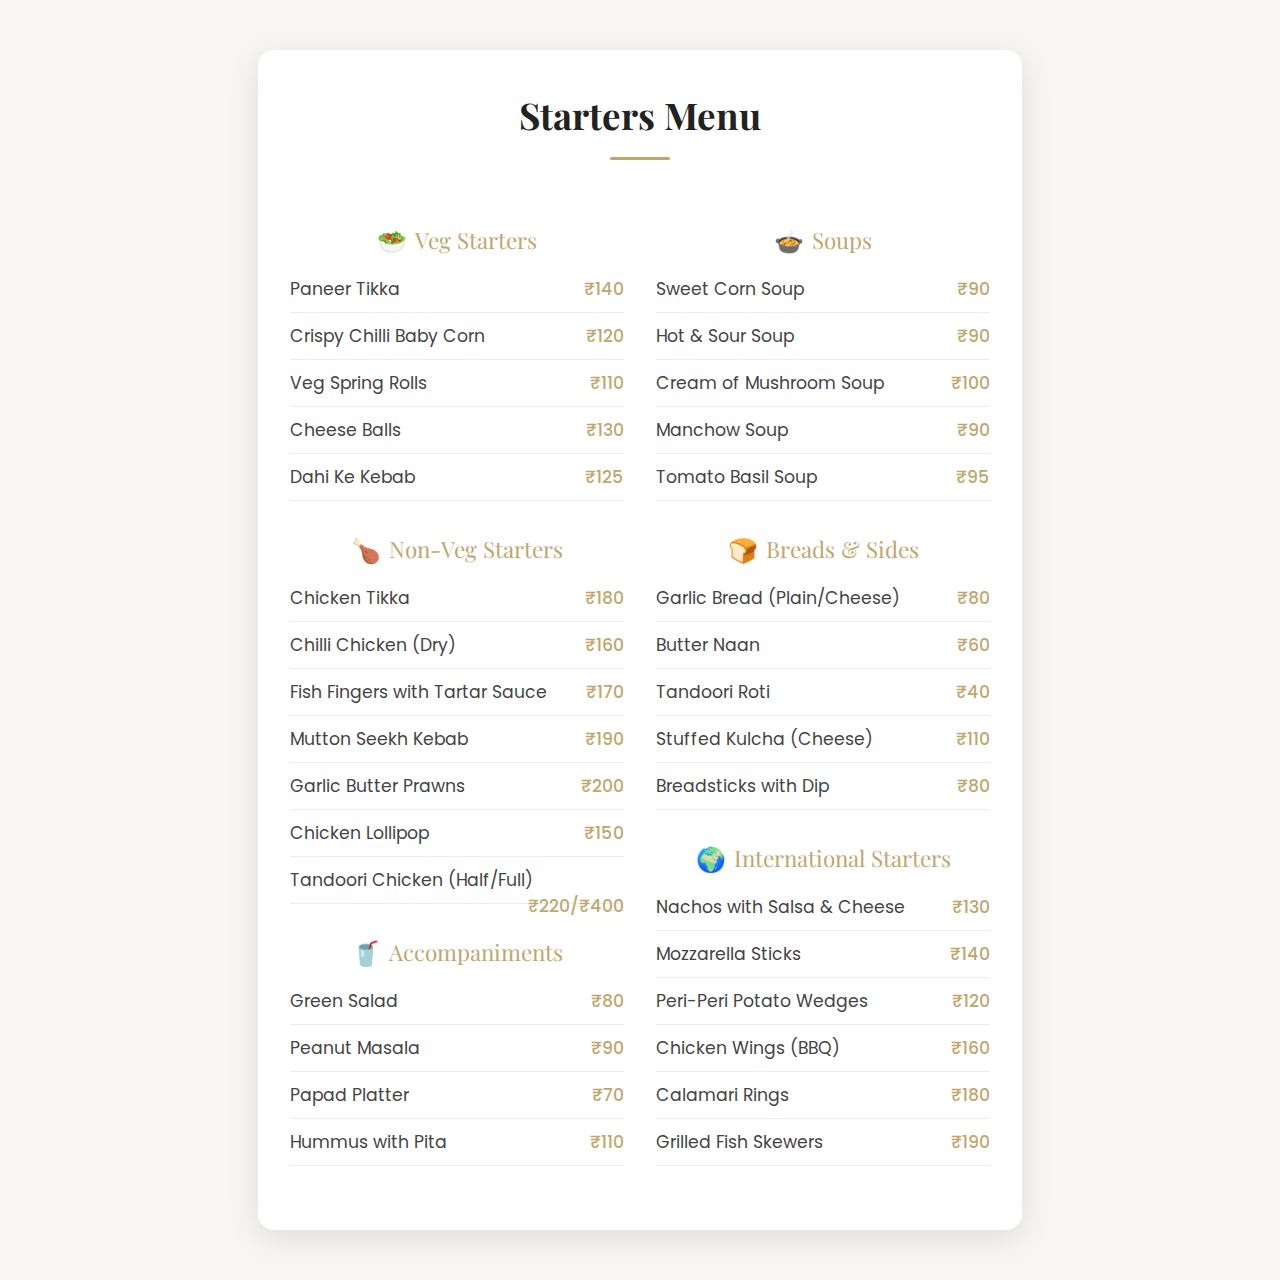
<file: starter.html>
<!DOCTYPE html>
<html lang="en">

<head>
  <meta charset="UTF-8">
  <meta name="viewport" content="width=device-width, initial-scale=1.0">
  <title>Starter Menu</title>
  <link href="https://fonts.googleapis.com/css?family=Playfair+Display:700,400|Poppins:400,500&display=swap"
    rel="stylesheet">
  <style>
    body {
      font-family: 'Poppins', Arial, sans-serif;
      background: #f8f6f2;
      margin: 0;
      padding: 0;
      color: #444;
    }

    .container {
      max-width: 700px;
      margin: 50px auto;
      background: #fff;
      border-radius: 16px;
      box-shadow: 0 8px 32px rgba(0, 0, 0, 0.1);
      padding: 40px 32px 32px;
      display: flex;
      flex-wrap: wrap;
      gap: 32px;
    }

    .menu-title {
      width: 100%;
      text-align: center;
      font-family: 'Playfair Display', serif;
      font-size: 2.3rem;
      font-weight: 700;
      color: #222;
      margin-bottom: 10px;
    }

    .divider {
      width: 60px;
      height: 3px;
      background: #bfa76f;
      margin: 18px auto 32px;
      border-radius: 2px;
    }

    .menu-section {
      margin-bottom: 32px;
    }

    .section-title {
      font-family: 'Playfair Display', serif;
      font-size: 1.4rem;
      color: #bfa76f;
      margin-bottom: 10px;
      display: flex;
      justify-content: center;
      align-items: center;
      gap: 8px;
    }

    .section-title span {
      font-size: 1.5rem;
    }

    ul.menu-list {
      list-style: none;
      padding: 0;
      margin: 0;
    }

    ul.menu-list li {
      padding: 10px 0;
      border-bottom: 1px solid #f0ece2;
      font-size: 1.08rem;
    }

    ul.menu-list li span:last-child {
      float: right;
      color: #bfa76f;
      font-weight: 500;
    }
  </style>
</head>

<body>
  <div class="container">
    <div style="width:100%;">
      <div class="menu-title">Starters Menu</div>
      <div class="divider"></div>
    </div>

    <!-- Left Column -->
    <div style="flex:1 1 320px; min-width:280px;">
      <div class="menu-section">
        <div class="section-title"><span>🥗</span> Veg Starters</div>
        <ul class="menu-list">
          <li><span>Paneer Tikka</span><span>₹140</span></li>
          <li><span>Crispy Chilli Baby Corn</span><span>₹120</span></li>
          <li><span>Veg Spring Rolls</span><span>₹110</span></li>
          <li><span>Cheese Balls</span><span>₹130</span></li>
          <li><span>Dahi Ke Kebab</span><span>₹125</span></li>
        </ul>
      </div>
      <div class="menu-section">
        <div class="section-title"><span>🍗</span> Non-Veg Starters</div>
        <ul class="menu-list">
          <li><span>Chicken Tikka</span><span>₹180</span></li>
          <li><span>Chilli Chicken (Dry)</span><span>₹160</span></li>
          <li><span>Fish Fingers with Tartar Sauce</span><span>₹170</span></li>
          <li><span>Mutton Seekh Kebab</span><span>₹190</span></li>
          <li><span>Garlic Butter Prawns</span><span>₹200</span></li>
          <li><span>Chicken Lollipop</span><span>₹150</span></li>
          <li><span>Tandoori Chicken (Half/Full)</span><span>₹220/₹400</span></li>
        </ul>
      </div>
      <div class="menu-section">
        <div class="section-title"><span>🥤</span> Accompaniments</div>
        <ul class="menu-list">
          <li><span>Green Salad</span><span>₹80</span></li>
          <li><span>Peanut Masala</span><span>₹90</span></li>
          <li><span>Papad Platter</span><span>₹70</span></li>
          <li><span>Hummus with Pita</span><span>₹110</span></li>
        </ul>
      </div>
    </div>

    <!-- Right Column -->
    <div style="flex:1 1 320px; min-width:280px;">
      <div class="menu-section">
        <div class="section-title"><span>🍲</span> Soups</div>
        <ul class="menu-list">
          <li><span>Sweet Corn Soup</span><span>₹90</span></li>
          <li><span>Hot & Sour Soup</span><span>₹90</span></li>
          <li><span>Cream of Mushroom Soup</span><span>₹100</span></li>
          <li><span>Manchow Soup</span><span>₹90</span></li>
          <li><span>Tomato Basil Soup</span><span>₹95</span></li>
        </ul>
      </div>
      <div class="menu-section">
        <div class="section-title"><span>🍞</span> Breads & Sides</div>
        <ul class="menu-list">
          <li><span>Garlic Bread (Plain/Cheese)</span><span>₹80</span></li>
          <li><span>Butter Naan</span><span>₹60</span></li>
          <li><span>Tandoori Roti</span><span>₹40</span></li>
          <li><span>Stuffed Kulcha (Cheese)</span><span>₹110</span></li>
          <li><span>Breadsticks with Dip</span><span>₹80</span></li>
        </ul>
      </div>
      <div class="menu-section">
        <div class="section-title"><span>🌍</span> International Starters</div>
        <ul class="menu-list">
          <li><span>Nachos with Salsa & Cheese</span><span>₹130</span></li>
          <li><span>Mozzarella Sticks</span><span>₹140</span></li>
          <li><span>Peri-Peri Potato Wedges</span><span>₹120</span></li>
          <li><span>Chicken Wings (BBQ)</span><span>₹160</span></li>
          <li><span>Calamari Rings</span><span>₹180</span></li>
          <li><span>Grilled Fish Skewers</span><span>₹190</span></li>
        </ul>
      </div>
    </div>
  </div>
</body>

</html>
</file>
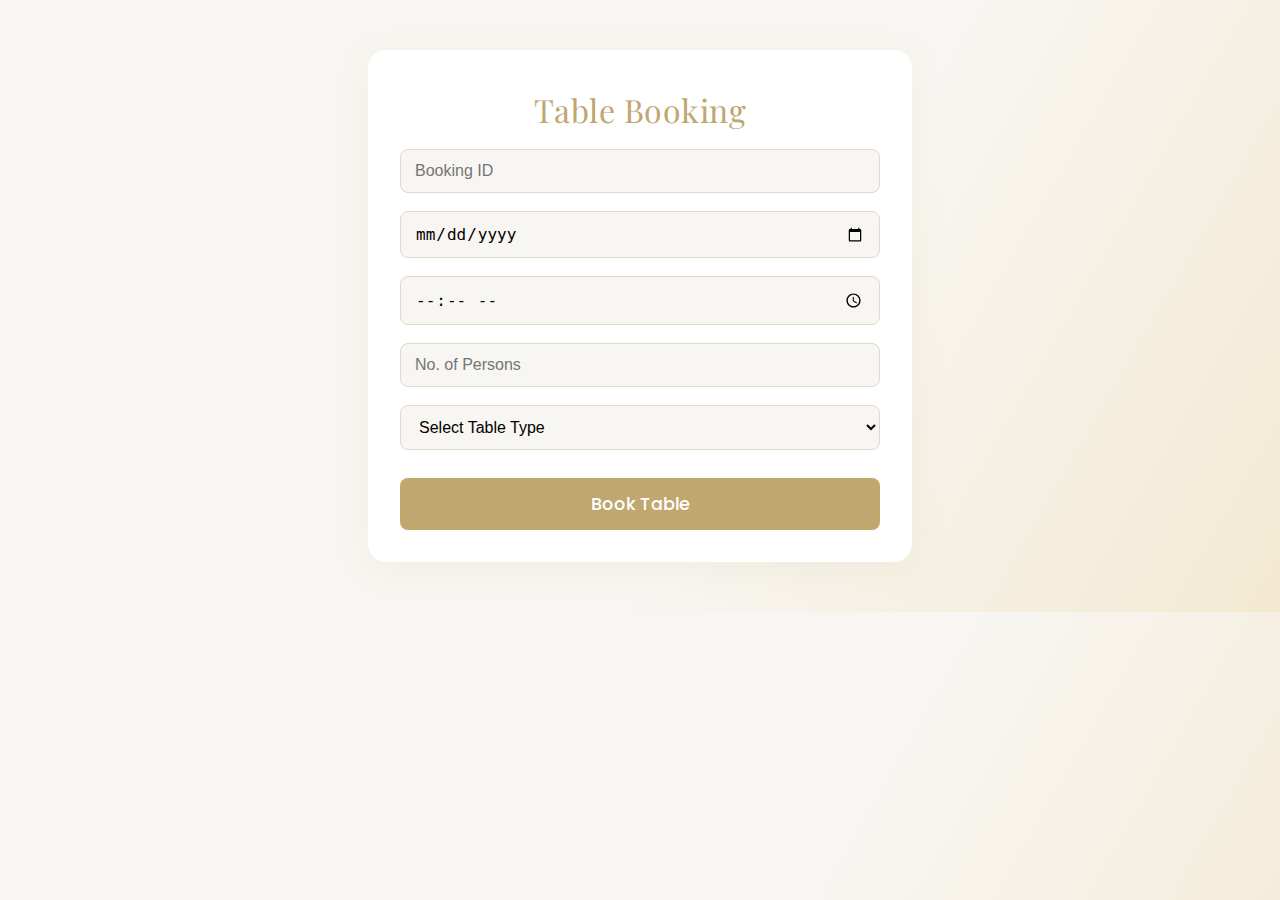
<file: tablebooking.html>
<!DOCTYPE html>
<html lang="en">

<head>
    <meta charset="UTF-8">
    <meta name="viewport" content="width=device-width, initial-scale=1.0">
    <title>Table Booking</title>
    <link href="https://fonts.googleapis.com/css?family=Playfair+Display:700,400|Poppins:400,500&display=swap"
        rel="stylesheet">
    <style>
        body {
            font-family: 'Poppins', Arial, sans-serif;
            background: linear-gradient(120deg, #f8f6f2 60%, #f3e9d2 100%);
            margin: 0;
            color: #444;
        }

        .container {
            max-width: 480px;
            margin: 50px auto;
            background: #fff;
            border-radius: 18px;
            box-shadow: 0 8px 32px rgba(191, 167, 111, 0.10);
            padding: 38px 32px 32px 32px;
        }

        .title {
            text-align: center;
            font-family: 'Playfair Display', serif;
            font-size: 2rem;
            color: #bfa76f;
            margin-bottom: 18px;
            letter-spacing: 0.5px;
        }

        .form-control {
            width: 100%;
            padding: 12px 14px;
            margin-bottom: 18px;
            border: 1px solid #e0d9c8;
            border-radius: 8px;
            font-size: 1rem;
            background: #f8f6f2;
            transition: border-color 0.2s;
            box-sizing: border-box;
        }

        .form-control:focus {
            border-color: #bfa76f;
            outline: none;
            background: #fff;
        }

        .btn-book {
            width: 100%;
            background: #bfa76f;
            color: #fff;
            border: none;
            border-radius: 8px;
            padding: 13px 0;
            font-size: 1.1rem;
            font-family: 'Poppins', Arial, sans-serif;
            font-weight: 500;
            cursor: pointer;
            transition: background 0.2s;
            margin-top: 10px;
        }

        .btn-book:hover {
            background: #a68c4a;
        }
    </style>
</head>

<body>
    <form class="container">
        <div class="title">Table Booking</div>
        <input type="text" class="form-control" placeholder="Booking ID" required>
        <input type="date" class="form-control" placeholder="Booking Date" required>
        <input type="time" class="form-control" placeholder="Time" required>
        <input type="number" class="form-control" placeholder="No. of Persons" min="1" required>
        <select class="form-control" required>
            <option value="">Select Table Type</option>
            <option value="4seater">4 Seater</option>
            <option value="6seater">6 Seater</option>
            <option value="8seater">8 Seater</option>
        </select>
        <button class="btn-book" type="submit">Book Table</button>
    </form>


</body>
</html>
</file>
<file: style2.css>
* {
  margin: 0;
  padding: 0;
  box-sizing: border-box;
}

body {
  font-family: 'Segoe UI', sans-serif;
  line-height: 1.6;
}

/* Navbar */
.custom-navbar {
  background: none !important;
  box-shadow: none !important;
  padding: 18px 0;
  position: absolute;
  width: 100%;
}

.custom-navbar .navbar-brand {
  color: #fff !important;
  font-family: 'Georgia', serif;
  letter-spacing: 2px;
}

.custom-navbar .nav-link {
  color: #fff !important;
  font-weight: 700;
  font-size: 1.1rem;
  transition: color .2s;
  padding-bottom: 4px;
}

.custom-navbar .nav-link::after {
  content: "";
  display: block;
  margin: 0 auto;
  width: 0;
  border-bottom: 2px solid #ca8d29;
  transition: width .3s;
}

.custom-navbar .nav-link:hover::after,
.custom-navbar .nav-link.active::after {
  width: 60%;
}

.carousel-inner img {
  margin-top: 0 !important;
}

/* footer  */
footer {
  background: #222;
  color: #fff;
  text-align: center;
  padding: 40px 0 0 0;
}

footer h5,
footer h6,
.contact__box-title {
  color: #e9cfa6;
  font-weight: bold;
}

footer a {
  color: #e9cfa6;
  text-decoration: none;
}

footer a:hover {
  color: #fff;
  text-decoration: underline;
}

.contact-box {
  margin-bottom: 20px;
}

.about-section .about-left {
  transform: translateX(-60px);
}

.about-section .about-right {
  transform: translateX(60px);
}

.about-section.visible .about-left,
.about-section.visible .about-right {
  opacity: 1;
  transform: translateX(0);
}

.speciality-banner {
  min-height: 350px;
  width: 100%;
  background: url('Images/eat-food.jpg') center/cover no-repeat;
  background-attachment: fixed;
  position: relative;
  display: flex;
  align-items: center;
  justify-content: center;
}

.speciality-banner::before {
  content: "";
  position: absolute;
  inset: 0;
  background: rgba(0, 0, 0, .45);
  z-index: 1;
}

.speciality-content {
  position: relative;
  z-index: 2;
  color: #fff;
  padding: 40px 10px;
}

.speciality-title {
  font-family: 'Georgia', serif;
  font-size: 3rem;
  font-weight: bold;
  text-shadow: 0 2px 16px rgba(0, 0, 0, .7), 0 1px 2px rgba(0, 0, 0, .5);
}

.speciality-subtitle {
  font-size: 1.2rem;
  font-weight: 500;
  letter-spacing: 1px;
  color: #fff;
}

.speciality-cards-section {
  background: #fff;
}

.speciality-card {
  position: relative;
  overflow: hidden;
  border-radius: 8px;
  box-shadow: 0 4px 24px rgba(0, 0, 0, .08);
  transition: box-shadow .3s;
  cursor: pointer;
  background: #000;
}

.speciality-card img {
  width: 100%;
  height: 340px;
  object-fit: cover;
  transition: transform .4s cubic-bezier(.25, .8, .25, 1);
}

.speciality-card:hover img {
  transform: scale(1.08);
}

.speciality-card-title {
  position: absolute;
  bottom: 24px;
  left: 0;
  width: 100%;
  text-align: center;
  color: #fff;
  font-family: 'Georgia', serif;
  font-size: 2rem;
  font-weight: bold;
  text-shadow: 0 2px 8px rgba(0, 0, 0, .7);
  letter-spacing: 1px;
  pointer-events: none;
}

.excellence-section {
  background: #fff;
  padding: 60px 0;
}

.excellence-title {
  font-family: 'Georgia', serif;
  font-size: 2.5rem;
  color: #222;
  font-weight: 500;
  letter-spacing: 1px;
}

.excellence-divider {
  width: 60px;
  border-bottom: 2px solid #ca8d29;
  margin-bottom: 16px;
  height: 0;
}

.excellence-desc {
  color: #888;
  font-size: 1.05rem;
  max-width: 600px;
  margin: 0 auto 24px;
  line-height: 1.6;
}

.excellence-logos img {
  margin: 0 18px 0 0;
  transition: filter .3s, transform .3s;
}

.excellence-logos img:last-child {
  margin-right: 0;
}

.excellence-logos img:hover {
  filter: brightness(1.1);
  transform: scale(1.08);
}

.carousel-item .carousel-dark-overlay {
  position: absolute;
  inset: 0;
  background: rgba(0, 0, 0, .45);
  z-index: 1;
}

.carousel-caption-custom {
  position: absolute;
  top: 50%;
  left: 50%;
  transform: translate(-50%, -50%);
  text-align: center;
  color: #fff;
  z-index: 2;
  width: 100%;
  max-width: 900px;
  margin: 0 auto;
  padding: 0 15px;
}

.carousel-title {
  font-size: 3rem;
  font-family: 'Georgia', serif;
  font-weight: bold;
  margin-bottom: 1.5rem;
  line-height: 1.1;
}

.carousel-subtitle {
  font-size: 1.3rem;
  margin-bottom: 1rem;
  font-weight: 500;
  letter-spacing: .5px;
}
</file>
